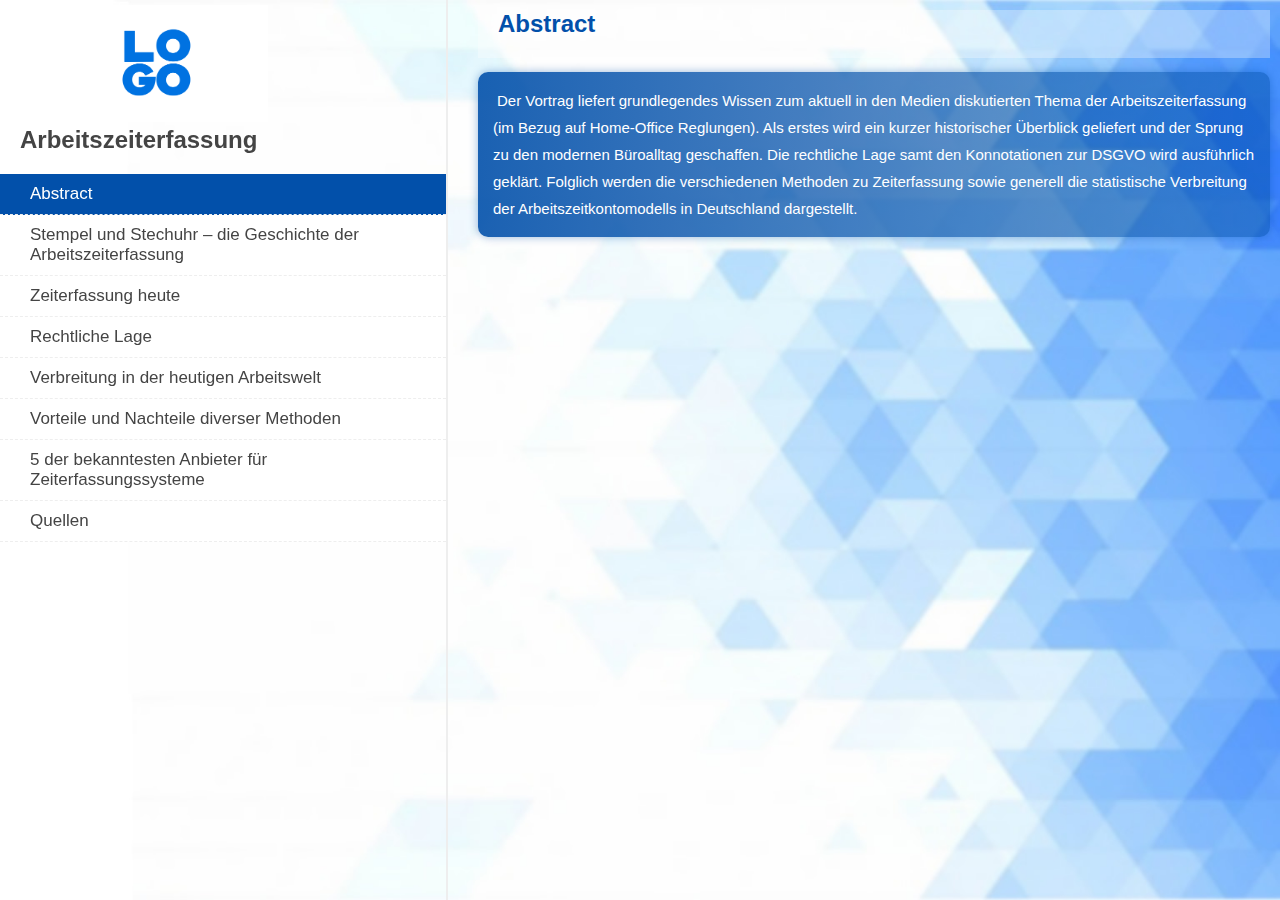
<file: arbeitzeit/index.html>
<!DOCTYPE html>
<html lang="de">
<head>
<meta name="viewport" content="width=device-width, initial-scale=1" >
    <meta charset="UTF-8">
<link href="style.css" type="text/css" rel="stylesheet">
<script src="script.js"></script>
<link rel="stylesheet" href="https://cdnjs.cloudflare.com/ajax/libs/font-awesome/4.7.0/css/font-awesome.min.css">
<style>

</style>
</head>
<body>


<div class="row">
  <div class="left" >
   <div class="logo"><img src="img/thlogo.png"></div>
    <h2>Arbeitszeiterfassung</h2>

    <ul id="myMenu">
      <li><a href="index.html" class = "aktiv">Abstract</a></li>
      <li><a  href="stempel.html">Stempel und Stechuhr – die Geschichte der Arbeitszeiterfassung</a></li>
      <li><a href="zeiterfassung.html">Zeiterfassung heute</a></li>
      <li><a href="lage.html">Rechtliche Lage</a></li>
    <li><a href="verbreitung.html">Verbreitung in der heutigen Arbeitswelt</a></li>
      <li><a href="vorteile.html">Vorteile und Nachteile diverser Methoden</a></li>
      <li><a href="bekannsten.html">5 der bekanntesten Anbieter für Zeiterfassungssysteme </a></li>
      <li><a href="quellen.html">Quellen</a></li>
     
    </ul>
  </div>
  
  <div class="right">
   <section>

    <h2>Abstract<a href="javascript:void(0);" class="icon" onclick="myFunction()">     <i class="fa fa-bars"></i>   </a></h2>  
   <p>
Der Vortrag liefert grundlegendes Wissen zum aktuell in den Medien diskutierten Thema der Arbeitszeiterfassung (im Bezug auf Home-Office Reglungen). Als erstes wird ein kurzer historischer Überblick geliefert und der Sprung zu den modernen Büroalltag geschaffen. Die rechtliche Lage samt den Konnotationen zur DSGVO wird ausführlich geklärt.  Folglich werden die verschiedenen Methoden zu Zeiterfassung sowie generell die statistische Verbreitung der Arbeitszeitkontomodells in Deutschland dargestellt.</p>
</section>

 
 
  </div>
</div>


</body>
</html>
</file>
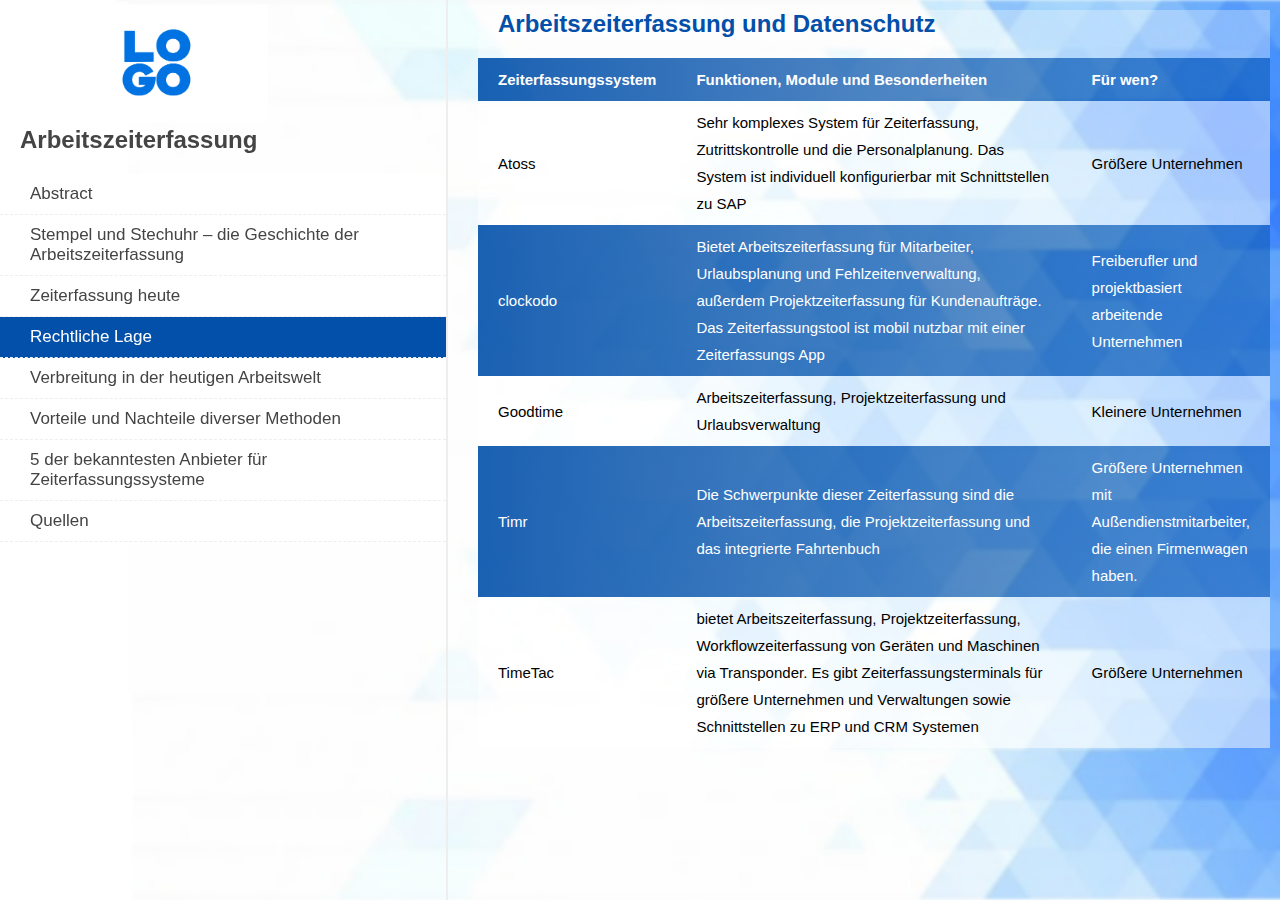
<file: arbeitzeit/bekannsten.html>
<!DOCTYPE html>
<html lang=de>
<head>
<meta name="viewport" content="width=device-width, initial-scale=1">
   <meta charset="UTF-8">
<link href="style.css" type="text/css" rel="stylesheet">
<link rel="stylesheet" href="https://cdnjs.cloudflare.com/ajax/libs/font-awesome/4.7.0/css/font-awesome.min.css">
<script src="script.js"></script>
<style>

</style>
</head>
<body>


<div class="row">
  <div class="left" >
   <div class="logo"><img src="img/thlogo.png"></div>
    <h2>Arbeitszeiterfassung</h2>

    <ul id="myMenu">
      <li><a href="index.html" >Abstract</a></li>
      <li><a  href="stempel.html">Stempel und Stechuhr – die Geschichte der Arbeitszeiterfassung</a></li>
      <li><a href="zeiterfassung.html" >Zeiterfassung heute</a></li>
      <li><a href="lage.html" class = "aktiv">Rechtliche Lage</a></li>
      <li><a href="verbreitung.html">Verbreitung in der heutigen Arbeitswelt</a></li>
      <li><a href="vorteile.html">	Vorteile und Nachteile diverser Methoden</a></li>
      <li><a href="bekannsten.html">5 der bekanntesten Anbieter für Zeiterfassungssysteme </a></li>
      <li><a href="quellen.html">Quellen</a></li>
     
    </ul>
  </div>
  
  <div class="right">
   <section>
   <h2>Arbeitszeiterfassung und Datenschutz <sup><a href=" https://www.fuer-gruender.de/wissen/unternehmen-fuehren/unternehmenssoftware/zeiterfassungssystem/">5</a></sup><a href="javascript:void(0);" class="icon" onclick="myFunction()">     <i class="fa fa-bars"></i>   </a></h2>  
<table>
  <tr>
  <th>Zeiterfassungssystem</th>
  <th>Funktionen, Module und Besonderheiten</th>
  <th>Für wen?</th>
  </tr>
  <tr>
  <td>Atoss</td>
  <td>Sehr komplexes System für Zeiterfassung, Zutrittskontrolle und die Personalplanung. Das System ist individuell konfigurierbar mit Schnittstellen zu SAP</td>
  <td>Größere Unternehmen</td>
  </tr>
  <tr>
  <td>clockodo</td>
  <td>Bietet Arbeitszeiterfassung für Mitarbeiter, Urlaubsplanung und Fehlzeitenverwaltung, außerdem Projektzeiterfassung für Kundenaufträge. Das Zeiterfassungstool ist mobil nutzbar mit einer Zeiterfassungs App</td>
  <td>Freiberufler und projektbasiert arbeitende Unternehmen</td>
  </tr>
  <tr>
  <td>Goodtime</td>
  <td>Arbeitszeiterfassung, Projektzeiterfassung und Urlaubsverwaltung</td>
  <td>Kleinere Unternehmen</td>
  </tr>
  <tr>
  <td>Timr</td>
  <td>Die Schwerpunkte dieser Zeiterfassung sind die Arbeitszeiterfassung, die Projektzeiterfassung und das integrierte Fahrtenbuch</td>
  <td>Größere Unternehmen mit Außendienstmitarbeiter, die einen Firmenwagen haben.</td>
  </tr>
    <tr>
  <td>TimeTac</td>
  <td>bietet Arbeitszeiterfassung, Projektzeiterfassung, Workflowzeiterfassung von Geräten und Maschinen via Transponder. Es gibt Zeiterfassungsterminals für größere Unternehmen und Verwaltungen sowie Schnittstellen zu ERP und CRM Systemen</td>
  <td>Größere Unternehmen</td>
  </tr>
</table>

</section>

 
 
  </div>
</div>


</body>
</html>
</file>
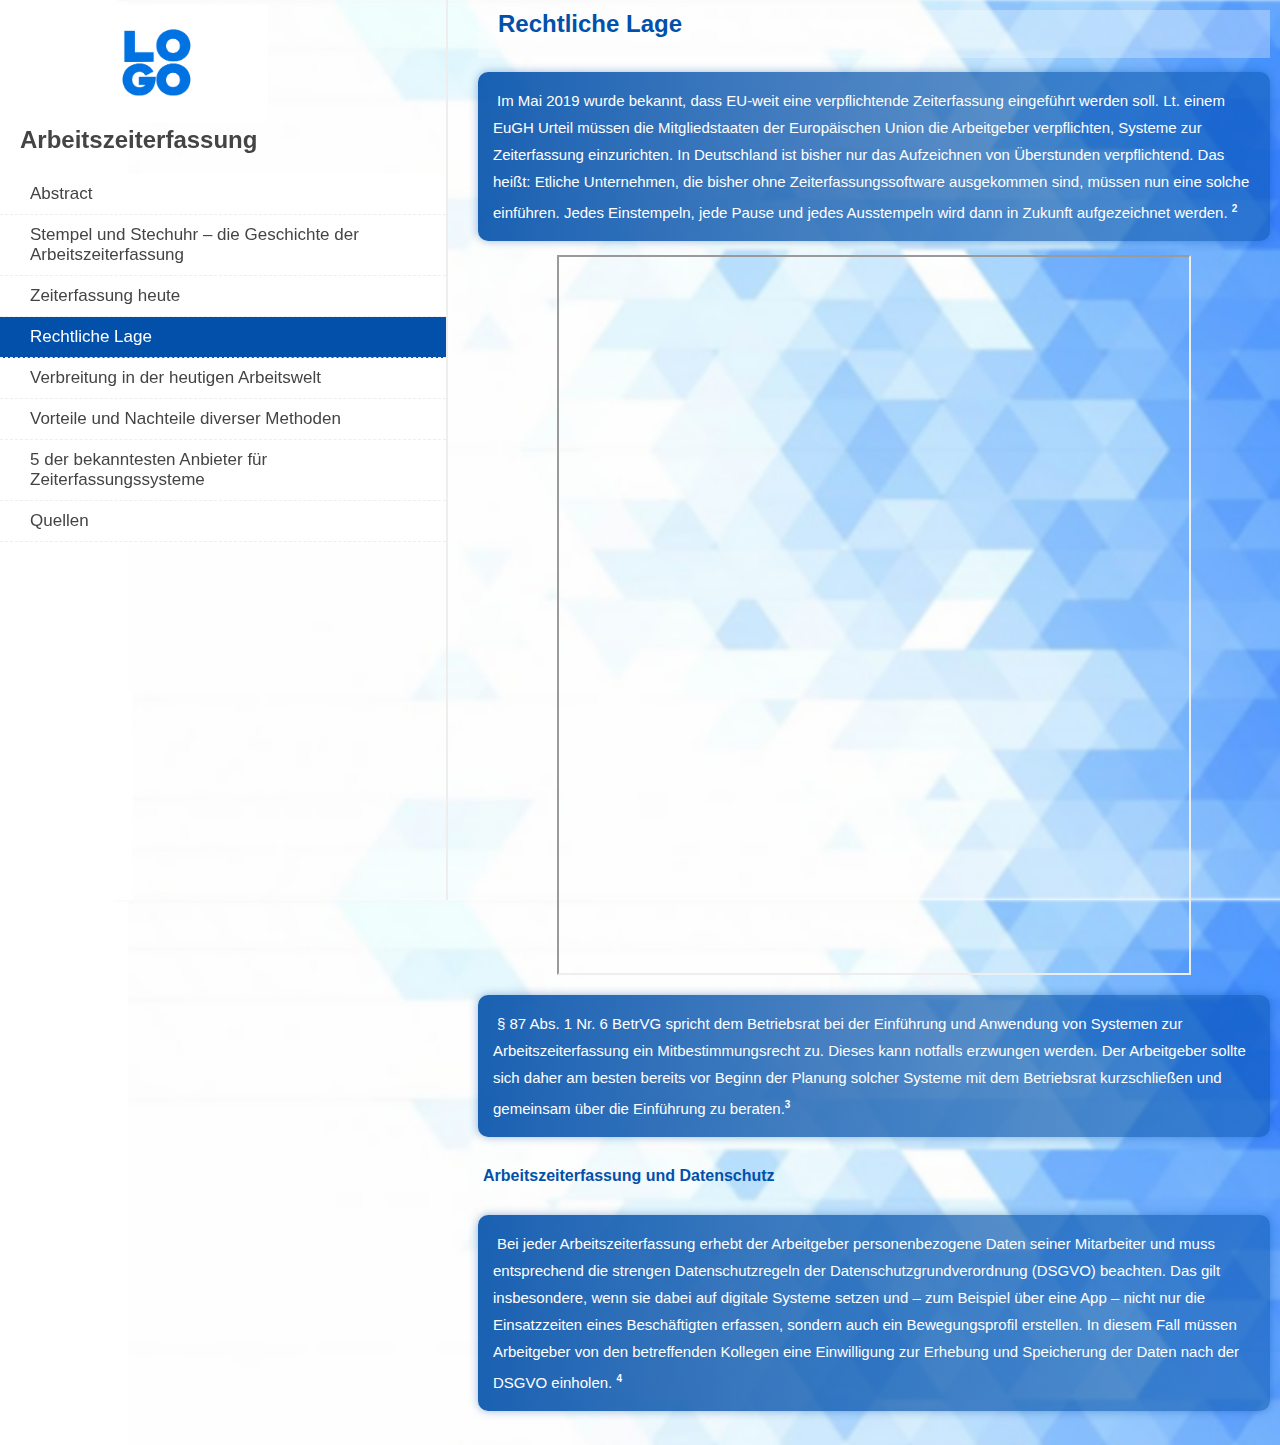
<file: arbeitzeit/lage.html>
<!DOCTYPE html>
<html>
<head>
<meta name="viewport" content="width=device-width, initial-scale=1">
   <meta charset="UTF-8">
<link href="style.css" type="text/css" rel="stylesheet">
<script src="script.js"></script>
<link rel="stylesheet" href="https://cdnjs.cloudflare.com/ajax/libs/font-awesome/4.7.0/css/font-awesome.min.css">
<script src="script.js"></script>
<style>

</style>
</head>
<body>


<div class="row">
  <div class="left">
   <div class="logo"><img src="img/thlogo.png"></div>
    <h2>Arbeitszeiterfassung</h2>

    <ul id="myMenu">
      <li><a href="index.html" >Abstract</a></li>
      <li><a  href="stempel.html">Stempel und Stechuhr – die Geschichte der Arbeitszeiterfassung</a></li>
      <li><a href="zeiterfassung.html" >Zeiterfassung heute</a></li>
      <li><a href="lage.html" class = "aktiv">Rechtliche Lage</a></li>
      <li><a href="verbreitung.html">Verbreitung in der heutigen Arbeitswelt</a></li>
      <li><a href="vorteile.html">	Vorteile und Nachteile diverser Methoden</a></li>
      <li><a href="bekannsten.html">5 der bekanntesten Anbieter für Zeiterfassungssysteme </a></li>
      <li><a href="quellen.html">Quellen</a></li>
     
    </ul>
  </div>
  
  <div class="right">
   <section>

    <h2>Rechtliche Lage<a href="javascript:void(0);" class="icon" onclick="myFunction()">     <i class="fa fa-bars"></i></a></h2>  
   <p>
Im Mai 2019 wurde bekannt, dass EU-weit eine verpflichtende Zeiterfassung eingeführt werden soll. 
Lt. einem EuGH Urteil müssen die Mitgliedstaaten der Europäischen Union die Arbeitgeber verpflichten, Systeme zur Zeiterfassung einzurichten. In Deutschland ist bisher nur  das Aufzeichnen von Überstunden verpflichtend. Das heißt: Etliche Unternehmen, die bisher ohne Zeiterfassungssoftware ausgekommen sind, müssen nun eine solche einführen. Jedes Einstempeln, jede Pause und jedes Ausstempeln wird dann in Zukunft aufgezeichnet werden. <sup><a style="color:white;"href="https://www.hrworks.de/hr/lexikon/stempeluhr/">2</a></sup>  
</p>
<div class="video">
<iframe 
src="https://www.youtube.com/embed/tgbNymZ7vqY">
</iframe>    

</div>
<p>
§ 87 Abs. 1 Nr. 6 BetrVG spricht dem Betriebsrat bei der Einführung und Anwendung von Systemen zur Arbeitszeiterfassung ein Mitbestimmungsrecht zu. Dieses kann notfalls erzwungen werden. Der Arbeitgeber sollte sich daher am besten bereits vor Beginn der Planung solcher Systeme mit dem Betriebsrat kurzschließen und gemeinsam über die Einführung zu beraten.<sup><a style="color:white;"href=" https://www.personal-wissen.de/arbeitszeiterfassung-zeiterfassung/rechte-des-betriebsrats-bei-arbeitszeiterfassung/">3</a></sup>     
</p>
<h4>Arbeitszeiterfassung und Datenschutz </h4>
<p>

Bei jeder Arbeitszeiterfassung erhebt der Arbeitgeber personenbezogene Daten seiner Mitarbeiter und muss entsprechend die strengen Datenschutzregeln der Datenschutzgrundverordnung (DSGVO) beachten. Das gilt insbesondere, wenn sie dabei auf digitale Systeme setzen und – zum Beispiel über eine App – nicht nur die Einsatzzeiten eines Beschäftigten erfassen, sondern auch ein Bewegungsprofil erstellen. In diesem Fall müssen Arbeitgeber von den betreffenden Kollegen eine Einwilligung zur Erhebung und Speicherung der Daten nach der DSGVO einholen. 
<sup><a style="color:white;" href=" https://www.deutsche-handwerks-zeitung.de/zeiterfassung-was-erlaubt-und-verlangt-das-arbeitsrecht-144094/">4</a></sup>
</p>
</section>

 
 
  </div>
</div>


</body>
</html>
</file>
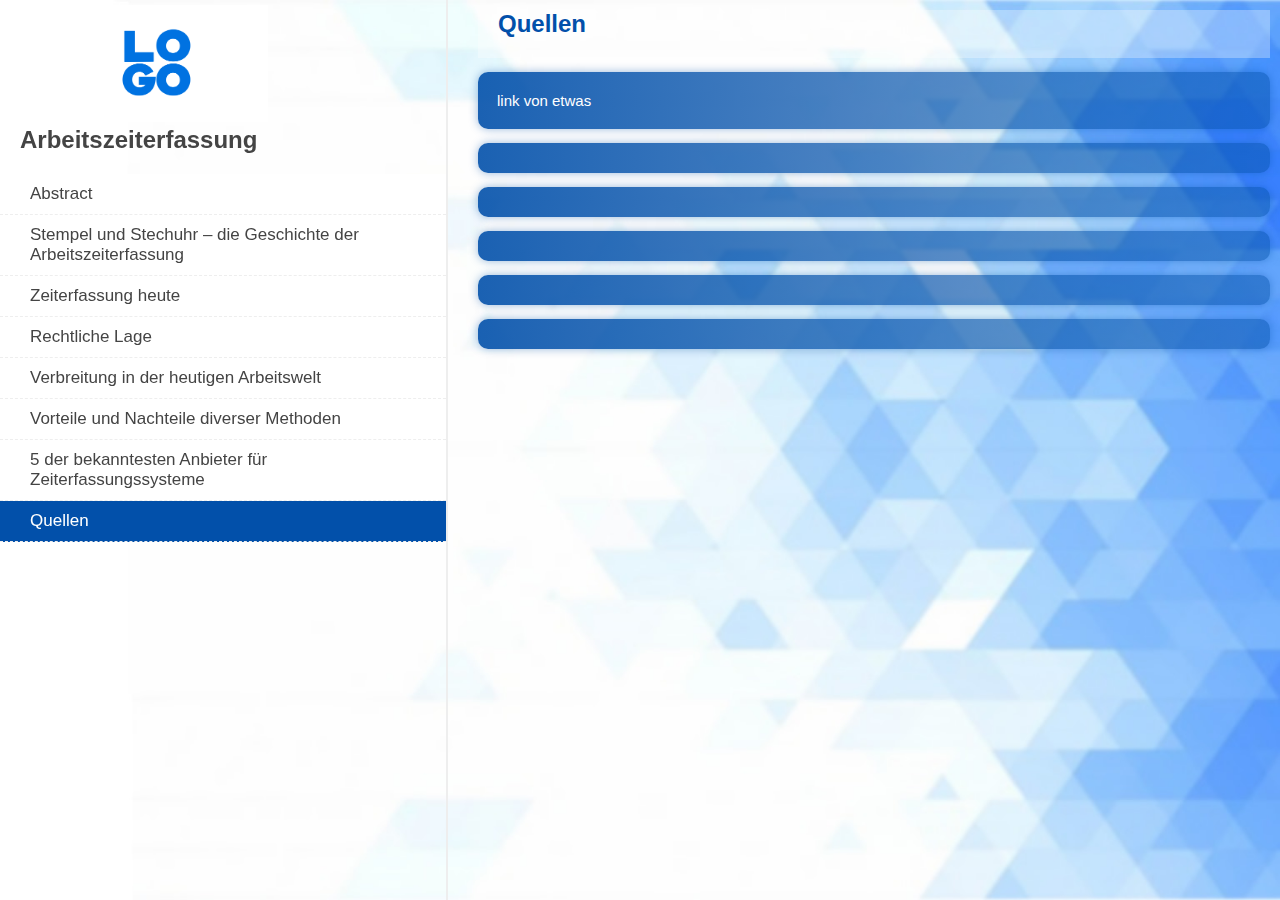
<file: arbeitzeit/quellen.html>
<!DOCTYPE html>
<html>
<head>
<meta name="viewport" content="width=device-width, initial-scale=1">
<link href="style.css" type="text/css" rel="stylesheet">
<link rel="stylesheet" href="https://cdnjs.cloudflare.com/ajax/libs/font-awesome/4.7.0/css/font-awesome.min.css">
<script src="script.js"></script>
<style>
    p a{
      text-decoration: none;
    color:white;
        text-align: center;
    }

</style>
</head>
<body>


<div class="row">
  <div class="left" >
   <div class="logo"><img src="img/thlogo.png"></div>
    <h2>Arbeitszeiterfassung</h2>

    <ul id="myMenu">
      <li><a href="index.html" >Abstract</a></li>
      <li><a  href="stempel.html">Stempel und Stechuhr – die Geschichte der Arbeitszeiterfassung</a></li>
      <li><a href="zeiterfassung.html">Zeiterfassung heute</a></li>
      <li><a href="lage.html">Rechtliche Lage</a></li>
    <li><a href="verbreitung.html">Verbreitung in der heutigen Arbeitswelt</a></li>
      <li><a href="vorteile.html">Vorteile und Nachteile diverser Methoden</a></li>
      <li><a href="bekannsten.html">5 der bekanntesten Anbieter für Zeiterfassungssysteme </a></li>
      <li><a  class = "aktiv" href="quellen.html">Quellen</a></li>
     
    </ul>
  </div>
  
  <div class="right">
   <section>

    <h2>Quellen</h2>
<p><a href="blic.rs">link von etwas</a></p>
<p><a href=""></a></p>
<p><a href=""></a></p>
<p><a href=""></a></p>
<p><a href=""></a></p>
<p><a href=""></a></p>
</section>

 
 
  </div>
</div>


</body>
</html>
</file>
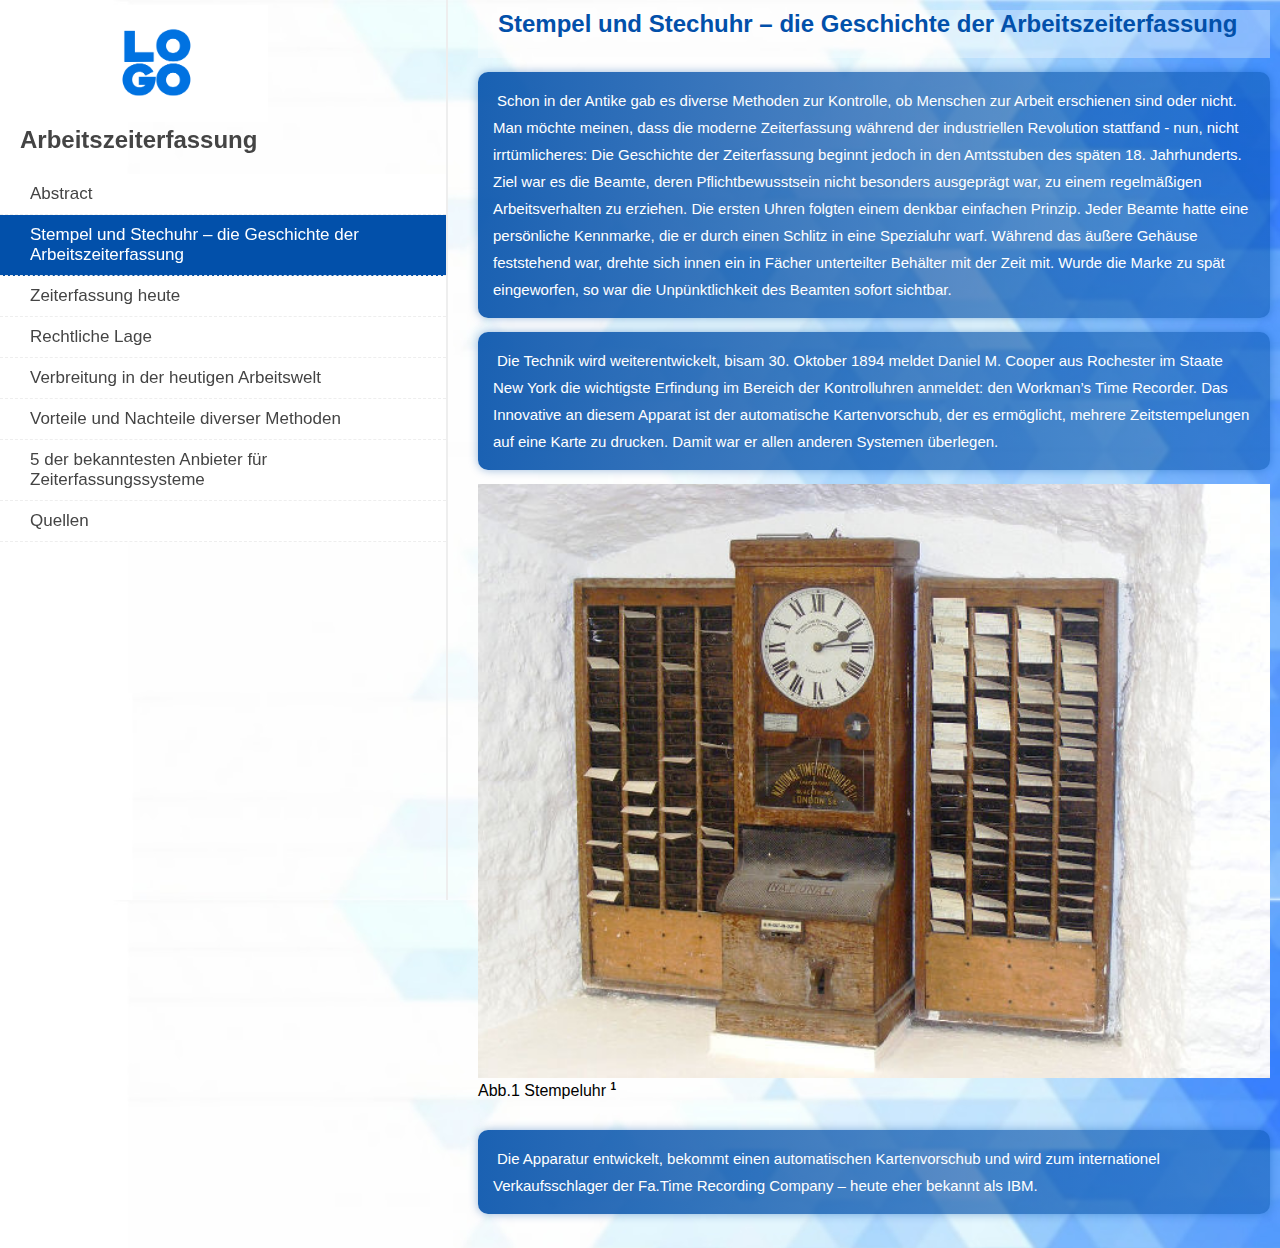
<file: arbeitzeit/stempel.html>
<!DOCTYPE html>
<html lang=de>
<head>
   <meta charset="UTF-8">
<meta name="viewport" content="width=device-width, initial-scale=1">
<link href="style.css" type="text/css" rel="stylesheet">
<link rel="stylesheet" href="https://cdnjs.cloudflare.com/ajax/libs/font-awesome/4.7.0/css/font-awesome.min.css">
<script src="script.js"></script>
<style>

</style>
</head>
<body>


<div class="row">
  <div class="left" >
   <div class="logo"><img src="img/thlogo.png"></div>
    <h2>Arbeitszeiterfassung</h2>

       <ul id="myMenu">
      <li><a href="index.html" >Abstract</a></li>
      <li><a  href="stempel.html" class = "aktiv">Stempel und Stechuhr – die Geschichte der Arbeitszeiterfassung</a></li>
      <li><a href="zeiterfassung.html">Zeiterfassung heute</a></li>
      <li><a href="lage.html">Rechtliche Lage</a></li>
      <li><a href="verbreitung.html">Verbreitung in der heutigen Arbeitswelt</a></li>
      <li><a href="vorteile.html">	Vorteile und Nachteile diverser Methoden</a></li>
      <li><a href="bekannsten.html">5 der bekanntesten Anbieter für Zeiterfassungssysteme </a></li>
      <li><a href="quellen.html">Quellen</a></li>
     
    </ul>
  </div>
  
  <div class="right">

<section>
    <h2>Stempel und Stechuhr – die Geschichte der Arbeitszeiterfassung<a href="javascript:void(0);" class="icon" onclick="myFunction()">     <i class="fa fa-bars"></i>   </a></h2>  

    <p>Schon in der Antike gab es diverse Methoden zur Kontrolle, ob Menschen zur Arbeit erschienen sind oder nicht. Man möchte meinen, dass die moderne Zeiterfassung während der industriellen Revolution stattfand - nun, nicht irrtümlicheres: Die Geschichte der Zeiterfassung beginnt jedoch in den Amtsstuben des späten 18. Jahrhunderts. Ziel war es die Beamte, deren Pflichtbewusstsein nicht besonders ausgeprägt war, zu einem regelmäßigen Arbeitsverhalten zu erziehen. Die ersten Uhren folgten einem denkbar einfachen Prinzip. Jeder Beamte hatte eine persönliche Kennmarke, die er durch einen Schlitz in eine Spezialuhr warf. Während das äußere Gehäuse feststehend war, drehte sich innen ein in Fächer unterteilter Behälter mit der Zeit mit. Wurde die Marke zu spät eingeworfen, so war die Unpünktlichkeit des Beamten sofort sichtbar.</p>

<p>Die Technik wird weiterentwickelt, bisam 30. Oktober 1894 meldet Daniel M. Cooper aus Rochester im Staate New York die wichtigste Erfindung im Bereich der Kontrolluhren anmeldet: den Workman’s Time Recorder. Das Innovative an diesem Apparat ist der automatische Kartenvorschub, der es ermöglicht, mehrere Zeitstempelungen auf eine Karte zu drucken. Damit war er allen anderen Systemen überlegen.</p> 
<div class="image"><img src="img/Stempeluhr.jpg"></div>
<div class="imgDes">Abb.1 Stempeluhr <sup><a href="https://www.askdante.com/de/.blog/geschichte-stempeluhr/">1</a></sup> </div>
<p>Die Apparatur entwickelt, bekommt einen automatischen Kartenvorschub und wird zum internationel Verkaufsschlager der Fa.Time Recording Company – heute eher bekannt als IBM.</p>
</section>
 
 
 
  </div>
</div>


</body>
</html>
</file>
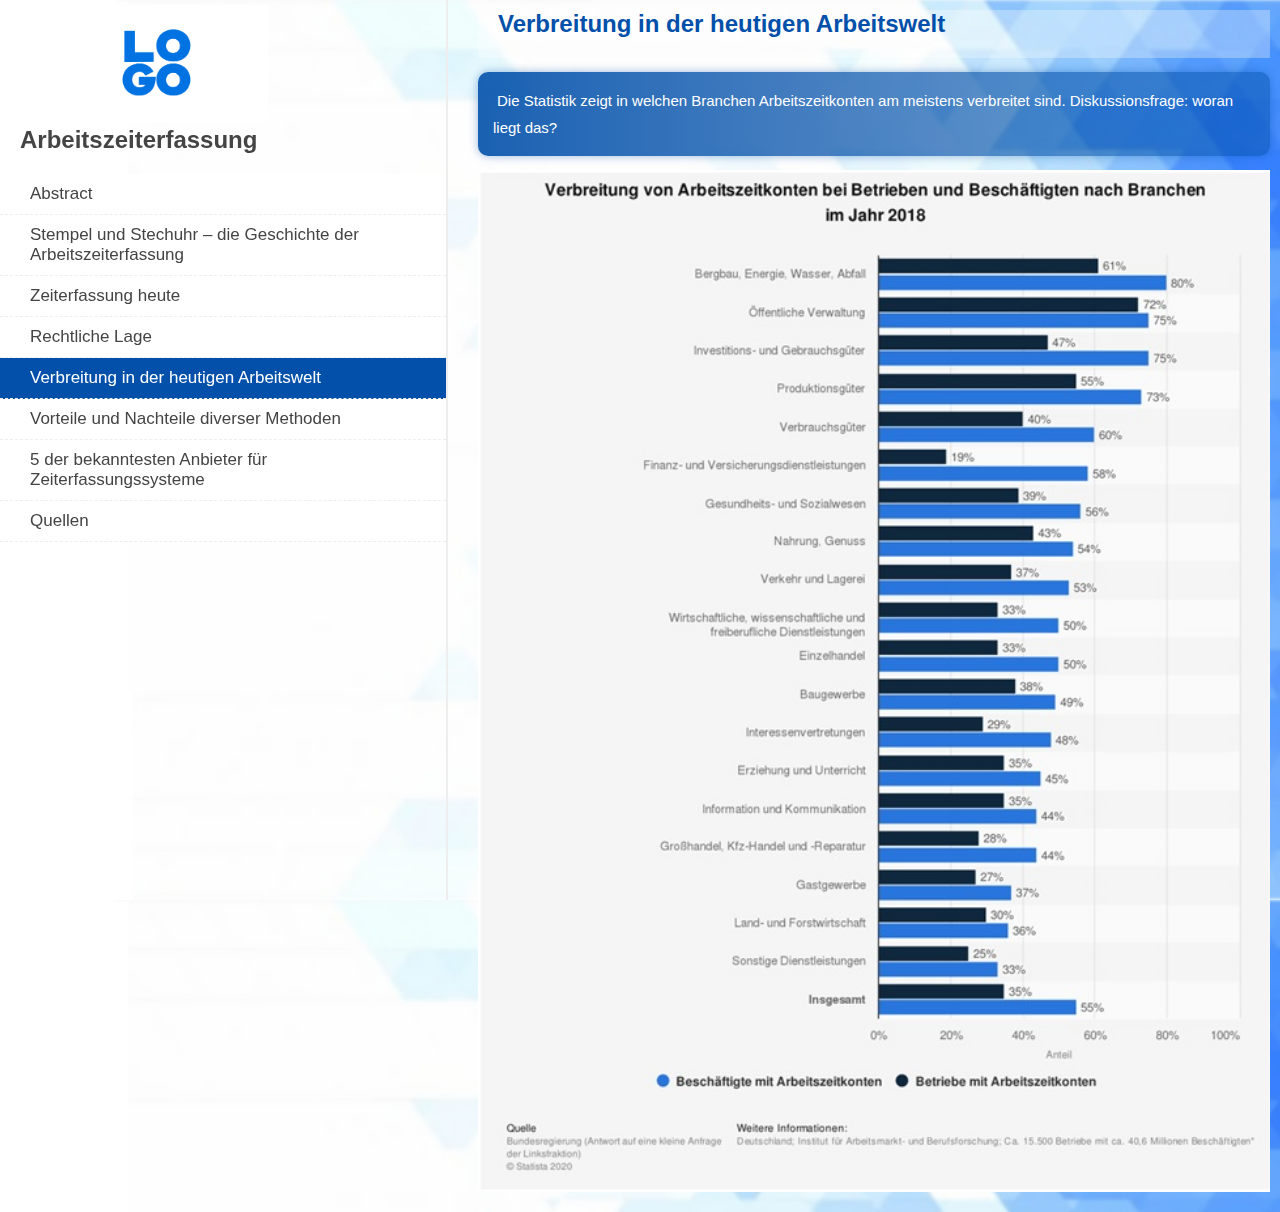
<file: arbeitzeit/verbreitung.html>
<!DOCTYPE html>
<html>
<head>
<meta name="viewport" content="width=device-width, initial-scale=1">
   <meta charset="UTF-8">
<link href="style.css" type="text/css" rel="stylesheet">
<link rel="stylesheet" href="https://cdnjs.cloudflare.com/ajax/libs/font-awesome/4.7.0/css/font-awesome.min.css">
<script src="script.js"></script>
<style>

</style>
</head>
<body>


<div class="row">
  <div class="left" >
   <div class="logo"><img src="img/thlogo.png"></div>
    <h2>Arbeitszeiterfassung</h2>

    <ul id="myMenu">
      <li><a href="index.html" >Abstract</a></li>
      <li><a  href="stempel.html">Stempel und Stechuhr – die Geschichte der Arbeitszeiterfassung</a></li>
      <li><a href="zeiterfassung.html" >Zeiterfassung heute</a></li>
      <li><a href="lage.html" >Rechtliche Lage</a></li>
      <li><a href="verbreitung.html" class = "aktiv">Verbreitung in der heutigen Arbeitswelt</a></li>
      <li><a href="vorteile.html">	Vorteile und Nachteile diverser Methoden</a></li>
      <li><a href="bekannsten.html">5 der bekanntesten Anbieter für Zeiterfassungssysteme </a></li>
      <li><a href="quellen.html">Quellen</a></li>
     
    </ul>
  </div>
  
  <div class="right">
   <section>

    <h2>Verbreitung in der heutigen Arbeitswelt<a href="javascript:void(0);" class="icon" onclick="myFunction()">     <i class="fa fa-bars"></i>   </a></h2>  
   <p>
Die Statistik zeigt in welchen Branchen Arbeitszeitkonten am meistens verbreitet sind. 
Diskussionsfrage: woran liegt das?

</p>
<div class="image"><img src="img/verbreitung.jpg"></div>

</section>

 
 
  </div>
</div>


</body>
</html>
</file>
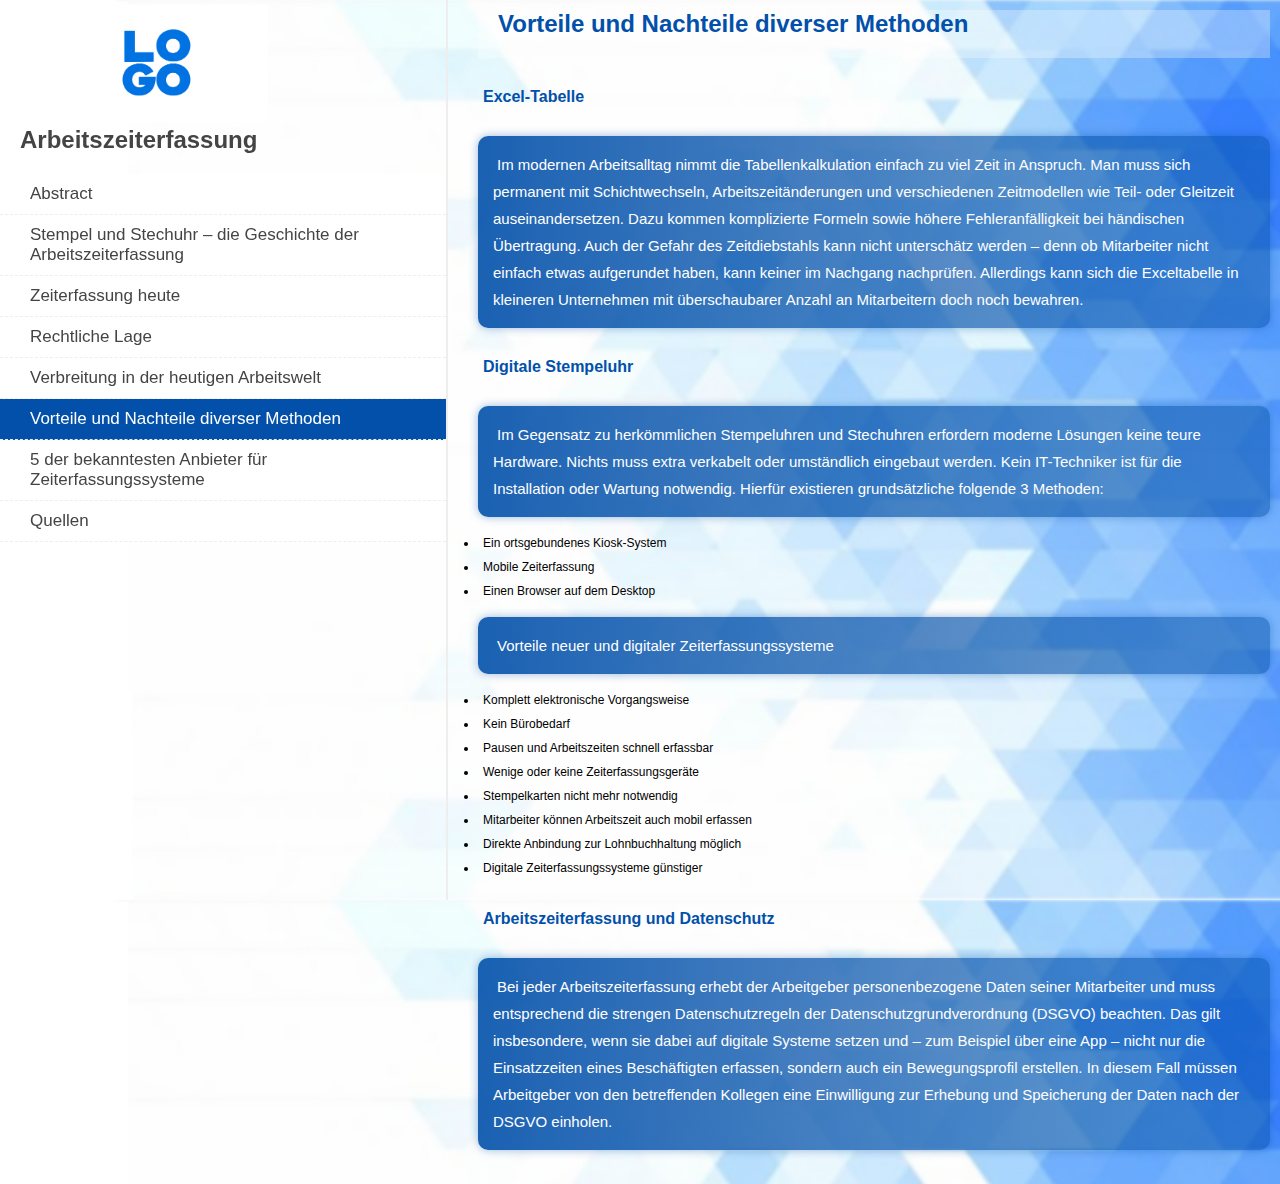
<file: arbeitzeit/vorteile.html>
<!DOCTYPE html>
<html>
<head>
<meta name="viewport" content="width=device-width, initial-scale=1">
<link href="style.css" type="text/css" rel="stylesheet">
<link rel="stylesheet" href="https://cdnjs.cloudflare.com/ajax/libs/font-awesome/4.7.0/css/font-awesome.min.css">
<script src="script.js"></script>
<style>

</style>
</head>
<body>


<div class="row">
  <div class="left" >
   <div class="logo"><img src="img/thlogo.png"></div>
    <h2>Arbeitszeiterfassung</h2>

    <ul id="myMenu">
      <li><a href="index.html" >Abstract</a></li>
      <li><a  href="stempel.html">Stempel und Stechuhr – die Geschichte der Arbeitszeiterfassung</a></li>
      <li><a href="zeiterfassung.html" >Zeiterfassung heute</a></li>
      <li><a href="lage.html" >Rechtliche Lage</a></li>
      <li><a href="verbreitung.html">Verbreitung in der heutigen Arbeitswelt</a></li>
      <li><a href="vorteile.html" class = "aktiv">	Vorteile und Nachteile diverser Methoden</a></li>
      <li><a href="bekannsten.html">5 der bekanntesten Anbieter für Zeiterfassungssysteme </a></li>
      <li><a href="quellen.html">Quellen</a></li>
     
    </ul>
  </div>
  
  <div class="right">
   <section>

    <h2>Vorteile und Nachteile diverser Methoden<a href="javascript:void(0);" class="icon" onclick="myFunction()">     <i class="fa fa-bars"></i>   </a></h2>  
    <h4>Excel-Tabelle</h4>
   <p>
Im modernen Arbeitsalltag nimmt die Tabellenkalkulation einfach zu viel Zeit in Anspruch. Man muss sich permanent mit Schichtwechseln, Arbeitszeitänderungen und verschiedenen Zeitmodellen wie Teil- oder Gleitzeit auseinandersetzen. Dazu kommen komplizierte Formeln sowie höhere Fehleranfälligkeit bei händischen Übertragung. Auch der Gefahr des Zeitdiebstahls kann nicht unterschätz werden – denn ob Mitarbeiter nicht einfach etwas aufgerundet haben, kann keiner im Nachgang nachprüfen. 
Allerdings kann sich die Exceltabelle in kleineren Unternehmen mit überschaubarer Anzahl an Mitarbeitern doch noch bewahren.
 
</p>
<h4>Digitale Stempeluhr</h4>
<p>
Im Gegensatz zu herkömmlichen Stempeluhren und Stechuhren erfordern moderne Lösungen keine teure Hardware. Nichts muss extra verkabelt oder umständlich eingebaut werden. Kein IT-Techniker ist für die Installation oder Wartung notwendig.

Hierfür existieren grundsätzliche folgende 3 Methoden:</p>
    <ul>
        <li>Ein ortsgebundenes Kiosk-System</li>
        <li>Mobile Zeiterfassung</li>
        <li>Einen Browser auf dem Desktop</li>
    </ul>


<p>Vorteile neuer und digitaler Zeiterfassungssysteme
<ul>
    <li>Komplett elektronische Vorgangsweise</li>
    <li>Kein Bürobedarf</li>
    <li>Pausen und Arbeitszeiten schnell erfassbar</li>
    <li>Wenige oder keine Zeiterfassungsgeräte</li>
    <li>Stempelkarten nicht mehr notwendig</li>
    <li>Mitarbeiter können Arbeitszeit auch mobil erfassen</li>
    <li>Direkte Anbindung zur Lohnbuchhaltung möglich</li>
    <li>Digitale Zeiterfassungssysteme günstiger</li>
</ul>

  

<h4>Arbeitszeiterfassung und Datenschutz </h4>
<p>

Bei jeder Arbeitszeiterfassung erhebt der Arbeitgeber personenbezogene Daten seiner Mitarbeiter und muss entsprechend die strengen Datenschutzregeln der Datenschutzgrundverordnung (DSGVO) beachten. Das gilt insbesondere, wenn sie dabei auf digitale Systeme setzen und – zum Beispiel über eine App – nicht nur die Einsatzzeiten eines Beschäftigten erfassen, sondern auch ein Bewegungsprofil erstellen. In diesem Fall müssen Arbeitgeber von den betreffenden Kollegen eine Einwilligung zur Erhebung und Speicherung der Daten nach der DSGVO einholen. 

    
    
</p>
</section>

 
 
  </div>
</div>


</body>
</html>
</file>
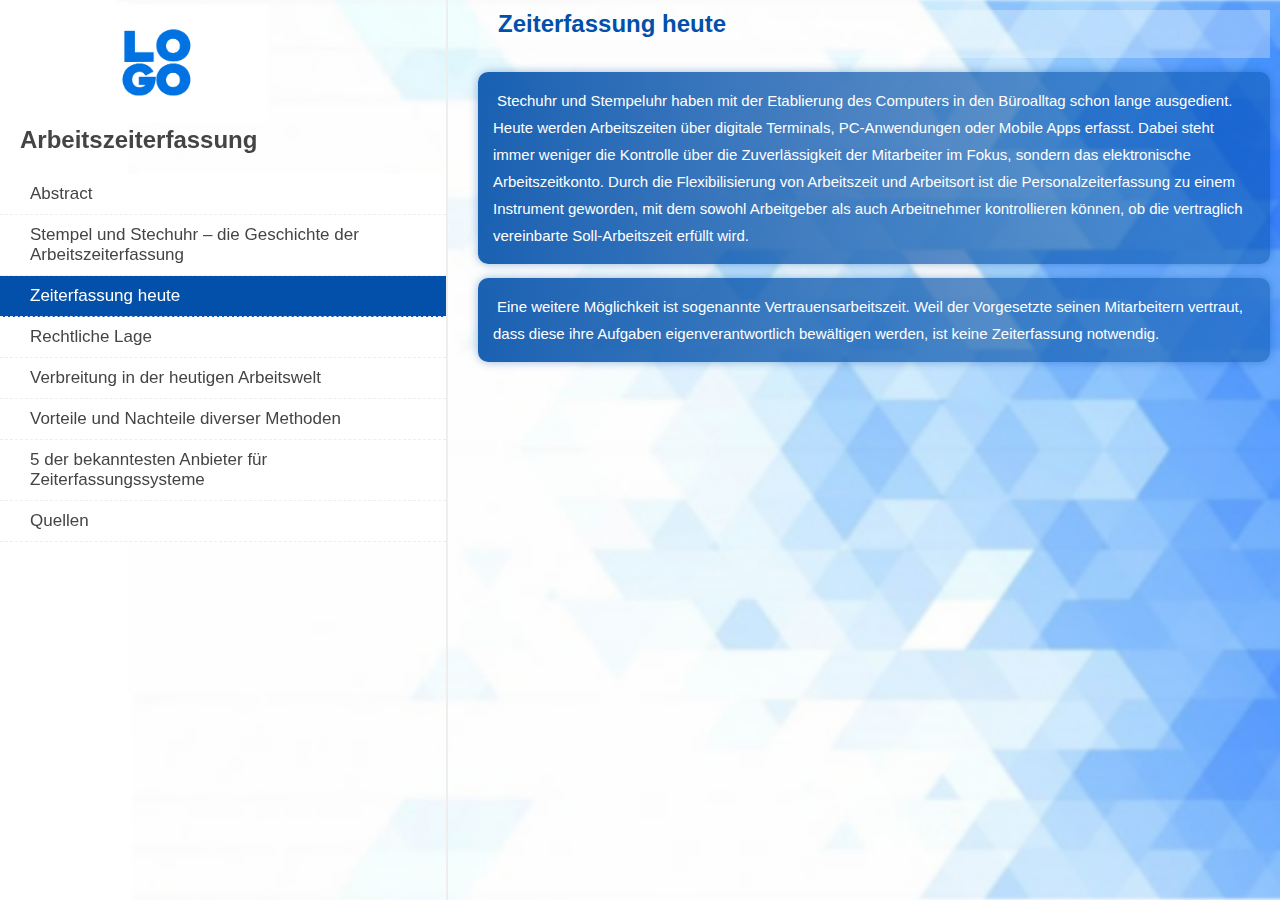
<file: arbeitzeit/zeiterfassung.html>
<!DOCTYPE html>
<html>
<head>
<meta name="viewport" content="width=device-width, initial-scale=1">
   <meta charset="UTF-8">
<link href="style.css" type="text/css" rel="stylesheet">
<link rel="stylesheet" href="https://cdnjs.cloudflare.com/ajax/libs/font-awesome/4.7.0/css/font-awesome.min.css">
<script src="script.js"></script>
<style>

</style>
</head>
<body>


<div class="row">
  <div class="left" >
   <div class="logo"><img src="img/thlogo.png"></div>
    <h2>Arbeitszeiterfassung</h2>

    <ul id="myMenu">
      <li><a href="index.html" >Abstract</a></li>
      <li><a  href="stempel.html">Stempel und Stechuhr – die Geschichte der Arbeitszeiterfassung</a></li>
      <li><a href="zeiterfassung.html" class = "aktiv">Zeiterfassung heute</a></li>
      <li><a href="lage.html">Rechtliche Lage</a></li>
      <li><a href="verbreitung.html">Verbreitung in der heutigen Arbeitswelt</a></li>
      <li><a href="vorteile.html">	Vorteile und Nachteile diverser Methoden</a></li>
      <li><a href="bekannsten.html">5 der bekanntesten Anbieter für Zeiterfassungssysteme </a></li>
      <li><a href="quellen.html">Quellen</a></li>
     
    </ul>
  </div>
  
  <div class="right">
   <section>

    <h2>Zeiterfassung heute  <a href="javascript:void(0);" class="icon" onclick="myFunction()">
    <i class="fa fa-bars"></i>
  </a></h2>
   <p>
Stechuhr und Stempeluhr haben mit der Etablierung des Computers in den Büroalltag schon lange ausgedient. Heute werden Arbeitszeiten über digitale Terminals, PC-Anwendungen oder Mobile Apps erfasst. Dabei steht immer weniger die Kontrolle über die Zuverlässigkeit der Mitarbeiter im Fokus, sondern das elektronische Arbeitszeitkonto. Durch die Flexibilisierung von Arbeitszeit und Arbeitsort ist die Personalzeiterfassung zu einem Instrument geworden, mit dem sowohl Arbeitgeber als auch Arbeitnehmer kontrollieren können, ob die vertraglich vereinbarte Soll-Arbeitszeit erfüllt wird.</p>
<p>
 Eine weitere Möglichkeit ist sogenannte Vertrauensarbeitszeit. Weil der Vorgesetzte seinen Mitarbeitern vertraut, dass diese ihre Aufgaben eigenverantwortlich bewältigen werden, ist keine Zeiterfassung notwendig.   
    
</p>
</section>

 
 
  </div>
</div>


</body>
</html>
</file>
<file: arbeitzeit/style.css>
:root{
  --leftWidth:35vw;
  --fontWMenu:400;
  --themeColor:2,80,170;
  --fontSMenu:17px;
 --fontWeightA:500;  
  --menuColor:#444;
  --h2MarginTop:20px;
  --textFontSize:15px;
  --lineHeight:27px;
  --listFontSize:12px;
 --tableFontSize:15px;
}  
body {
    font-family:sans-serif;
    background: url(img/bg.jpg);
    margin:0px;
    padding:0px;
    background-position: center; 
    background-repeat: repeat; 
    background-size: cover;
    height: 100vh;
}

*{
  box-sizing: border-box;
    margin:0px;
    padding:0px;
}

.left{
    position: fixed;
    width:var(--leftWidth);
    transition: 0.2s linear;
    height: 100%;
    border-right:2px solid #eee;
    
    
}
h2{
    padding:0px 20px var(--h2MarginTop) 20px;
    color:var(--menuColor);
}

#myMenu{
    list-style: none;
    background-color: white;
    
}
#myMenu a{
    padding:10px 30px;
    display:block;
    text-decoration: none;
    color:var(--menuColor);
    font-weight:var(--fontWMenu);
    font-size:var(--fontSMenu);
    border-bottom: 1px dashed #eee;
}
#myMenu a:hover{
    font-weight: var(--fontWeightA);
   background:  rgba(var(--themeColor));
   color:white;
}
#myMenu a.aktiv{
    font-weight: var(--fontWeightA);
   background:  rgba(var(--themeColor));
   color:white;
}
.logo{
    width:50%;
    margin-left:10%;
    margin-top:5px;
    min-width: 150px;
}
.logo img{
    width:100%;
}
.right{
    margin-left:var(--leftWidth);
    padding:10px 10px 20px 30px;
    position: relative;
}
.right h2{
    color:rgba(var(--themeColor));
    background:rgba(255,255,255,0.3);
    text-align: left;
    display:flex;
    justify-content: space-between;
    
    
}
.right p{
    background:linear-gradient(to right, rgba(var(--themeColor),0.9),rgba(var(--themeColor),0.5));
    padding:15px;
    color:white;
    font-weight: 500;
    font-size:var(--textFontSize);
    line-height:var(--lineHeight);
    border-radius:10px;
    margin:14px 0px; 
    text-indent:4px;
    box-shadow: 0px 0px 10px rgba(var(--themeColor),0.4);
     
}
.right sup a{
    font-size:calc(var(--textFontSize) - 5px);
    text-decoration: none;
    font-weight:900;
    color:black;
    
}
.imgDes{
    margin-bottom: 30px;
}
h4{
color:rgba(var(--themeColor));
margin:30px 5px;
}
.right ul li{
    padding:5px;
    font-size: var(--listFontSize);
}
table {
  border-collapse: collapse;
  width: 100%;
}

.image{
    width: 100%;
    
    display: flex;
    justify-content: center;

}
.image img{
    width: 100%;
    
}
.video{
    display:flex;
    width: 100%;
    justify-content: center;
    height: 80vh;
    margin-bottom: 20px;
}
.video iframe{
   width: 80%;  
}
th, td {
  text-align: left;
  padding: 8px 20px;
  font-size:var(--tableFontSize);
   line-height:var(--lineHeight);;
}
th:nth-child(2){
    width:55%
}
th:nth-child(1){
    width:25%
}
th:nth-child(3){
    width:20%
}
tr:nth-child(even) {
    background:rgba(255,255,255,0.5);


}
tr:nth-child(odd) {
    background:linear-gradient(to right, rgba(var(--themeColor),0.9),rgba(var(--themeColor),0.5));
    color:white


}
h2 a{
text-decoration: none;
    color:rgba(var(--themeColor));
    display:none;

}
.x{
    position: absolute;
    top:5px;
    right:20px;
    font-size:40px;
}
@media screen and (max-width: 720px){
    
    .left{
        height:0;
        width: 100vw;
        overflow:hidden;
        transition: 0.2s;
        background: rgba(244,244,244,0.97);
        z-index: 2;
    }
    .left .logo{
        display:none;
    }
    .right{
        margin:0px;
        padding:20px;
    }
    h2 a{display:block;
    
    
    }
    
}
@media screen and (max-width: 720px){
    
    .left.act{
        height: 100vh;
        width: 100vw;
        transition:height 0.2s;
        background: rgba(244,244,244,0.97);
        
        
    }
    .left.act .logo{
        display:none;
    }
    
}
</file>
